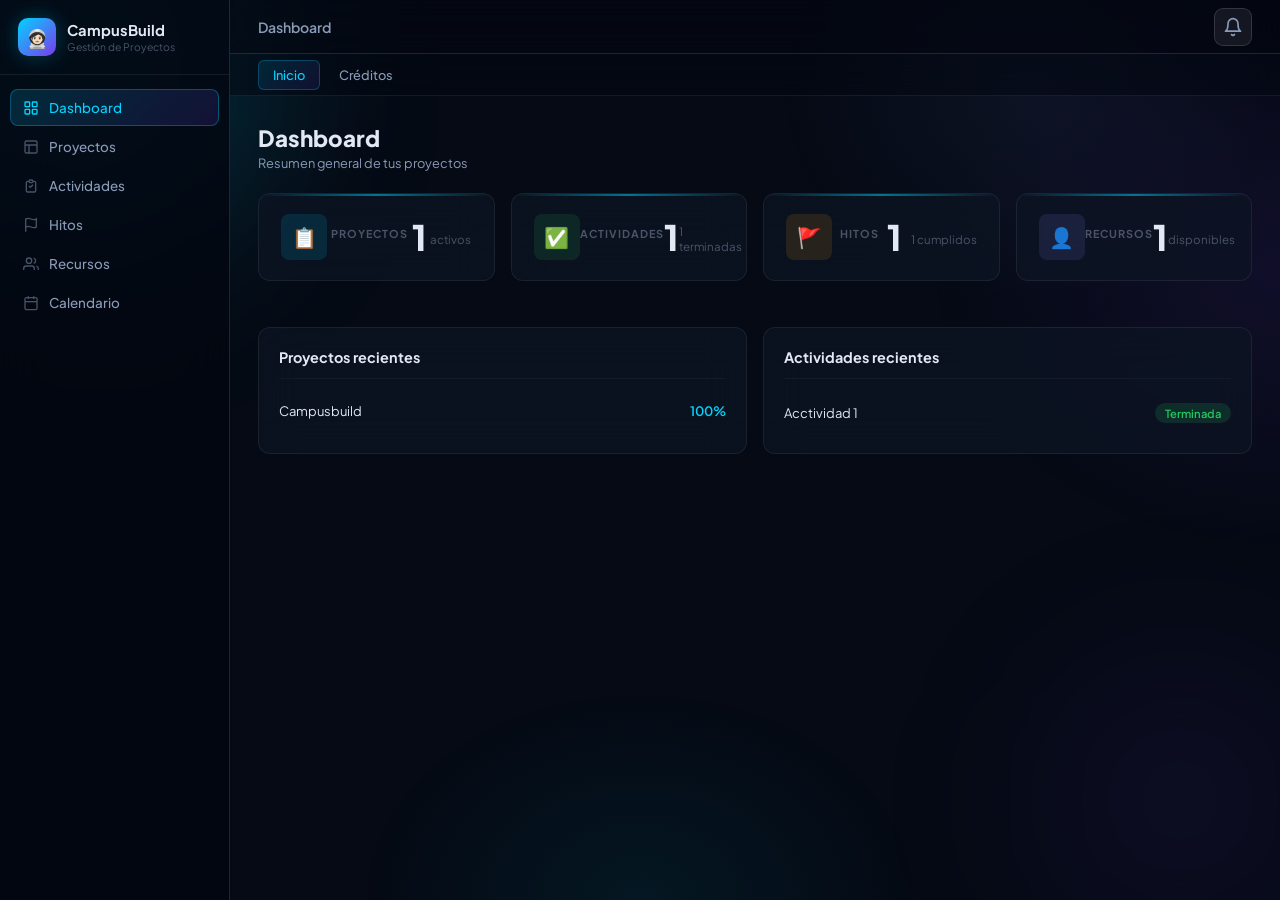
<file: html/index (2).html>
<!DOCTYPE html>
<!-- Declara que el documento usa el estándar HTML5 -->
<html lang="es">
<!-- lang="es" indica el idioma español, útil para lectores de pantalla y SEO -->

<head>
  <!-- La sección <head> contiene metadatos, estilos y la fuente, no contenido visible -->

  <meta charset="UTF-8">
  <!-- UTF-8 permite mostrar caracteres especiales del español como á, é, ñ, etc. -->

  <meta name="viewport" content="width=device-width, initial-scale=1.0">
  <!-- Hace que la página se adapte al ancho del dispositivo móvil (base del responsive) -->

  <link rel="shortcut icon" href="../img/icono_redondo.png" type="image/x-icon">
  <!-- Define el ícono pequeño que aparece en la pestaña del navegador (favicon) -->

  <title>CampusBuild — Gestión de Proyectos</title>
  <!-- Título visible en la pestaña del navegador y en resultados de búsqueda -->

  <link href="https://fonts.googleapis.com/css2?family=Plus+Jakarta+Sans:ital,wght@0,400;0,500;0,600;0,700;0,800;1,400&display=swap" rel="stylesheet">
  <!-- Importa la fuente Plus Jakarta Sans desde Google Fonts con todos los pesos necesarios -->

  <!-- ── Hojas de estilo de la aplicación (orden importa: las últimas sobreescriben las anteriores) ── -->

  <link rel="stylesheet" href="../css/style1.css">
  <!-- Variables globales, reset, layout, sidebar, topbar, botones, badges, tabla y responsive -->

  <link rel="stylesheet" href="../css/dashboard.css">
  <!-- Estilos específicos del Dashboard: stat cards y la fila de dos columnas -->

  <link rel="stylesheet" href="../css/components.css">
  <!-- Estilos de tarjetas de proyectos, filas de actividades e ítems de hitos -->

  <link rel="stylesheet" href="../css/calendar.css">
  <!-- Estilos del calendario mensual: grid, celdas, eventos coloreados y leyenda -->

  <link rel="stylesheet" href="../css/modals.css">
  <!-- Estilos de los modales, formularios, notificaciones toast y diálogo de confirmación -->

</head>

<body>
<!-- El <body> contiene todo el contenido visible de la aplicación -->


<!-- ═══════════════════════════════════════════════════════
     SIDEBAR — Barra de navegación lateral izquierda
     Panel fijo que no se mueve al hacer scroll.
     Contiene el logo de la app y los links de navegación.
     En móvil está oculto y se activa con el botón hamburguesa.
═══════════════════════════════════════════════════════ -->
<div class="sidebar" id="sidebar">
<!-- id="sidebar" permite que JS lo muestre u oculte añadiendo/quitando clases -->

  <!-- Logo: icono emoji + nombre de la app + subtítulo -->
  <div class="sidebar-logo">

    <div class="logo-icon">🧑🏻‍🚀</div>
    <!-- Emoji que actúa como ícono visual del logo con gradiente de fondo (definido en CSS) -->

    <div>
      <!-- Contenedor del texto del logo -->

      <div class="logo-name">CampusBuild</div>
      <!-- Nombre principal de la aplicación en negrita -->

      <div class="logo-sub">Gestión de Proyectos</div>
      <!-- Subtítulo descriptivo del propósito de la app -->

    </div>
  </div>
  <!-- Fin del logo -->

  <!-- Lista de ítems de navegación -->
  <nav class="nav">
  <!-- <nav> indica semánticamente que este bloque es una zona de navegación -->

    <!-- ÍTEM: Dashboard -->
    <div class="nav-item" onclick="navigate('dashboard'); closeSidebar()">
    <!-- onclick llama a navigate() para cambiar de página y closeSidebar() para cerrar el menú en móvil -->

      <!-- Icono SVG de cuadrícula 2x2 que representa el Dashboard -->
      <svg fill="none" viewBox="0 0 24 24" stroke="currentColor" stroke-width="2">
        <rect x="3" y="3" width="7" height="7" rx="1"/>
        <rect x="14" y="3" width="7" height="7" rx="1"/>
        <rect x="3" y="14" width="7" height="7" rx="1"/>
        <rect x="14" y="14" width="7" height="7" rx="1"/>
      </svg>
      Dashboard
    </div>

    <!-- ÍTEM: Proyectos -->
    <div class="nav-item" onclick="navigate('proyectos'); closeSidebar()">

      <!-- Icono SVG de tabla/cuadrícula que representa la sección de proyectos -->
      <svg fill="none" viewBox="0 0 24 24" stroke="currentColor" stroke-width="2">
        <rect x="3" y="3" width="18" height="18" rx="2"/>
        <path d="M3 9h18M9 21V9"/>
      </svg>
      Proyectos
    </div>

    <!-- ÍTEM: Actividades -->
    <div class="nav-item" onclick="navigate('actividades'); closeSidebar()">

      <!-- Icono SVG de lista con check que representa las actividades/tareas -->
      <svg fill="none" viewBox="0 0 24 24" stroke="currentColor" stroke-width="2">
        <path d="M9 5H7a2 2 0 00-2 2v12a2 2 0 002 2h10a2 2 0 002-2V7a2 2 0 00-2-2h-2M9 5a2 2 0 002 2h2a2 2 0 002-2M9 5a2 2 0 012-2h2a2 2 0 012 2"/>
        <path d="M9 12l2 2 4-4"/>
      </svg>
      Actividades
    </div>

    <!-- ÍTEM: Hitos -->
    <div class="nav-item" onclick="navigate('hitos'); closeSidebar()">

      <!-- Icono SVG de banderín que representa los hitos del proyecto -->
      <svg fill="none" viewBox="0 0 24 24" stroke="currentColor" stroke-width="2">
        <path d="M4 15s1-1 4-1 5 2 8 2 4-1 4-1V3s-1 1-4 1-5-2-8-2-4 1-4 1z"/>
        <line x1="4" y1="22" x2="4" y2="15"/>
      </svg>
      Hitos
    </div>

    <!-- ÍTEM: Recursos Humanos -->
    <div class="nav-item" onclick="navigate('recursos'); closeSidebar()">

      <!-- Icono SVG de personas que representa los recursos humanos -->
      <svg fill="none" viewBox="0 0 24 24" stroke="currentColor" stroke-width="2">
        <path d="M17 21v-2a4 4 0 00-4-4H5a4 4 0 00-4 4v2"/>
        <circle cx="9" cy="7" r="4"/>
        <path d="M23 21v-2a4 4 0 00-3-3.87"/>
        <path d="M16 3.13a4 4 0 010 7.75"/>
      </svg>
      Recursos
    </div>

    <!-- ÍTEM: Calendario -->
    <div class="nav-item" onclick="navigate('calendario'); closeSidebar()">

      <!-- Icono SVG de calendario mensual -->
      <svg fill="none" viewBox="0 0 24 24" stroke="currentColor" stroke-width="2">
        <rect x="3" y="4" width="18" height="18" rx="2"/>
        <line x1="16" y1="2" x2="16" y2="6"/>
        <line x1="8" y1="2" x2="8" y2="6"/>
        <line x1="3" y1="10" x2="21" y2="10"/>
      </svg>
      Calendario
    </div>

  </nav>
  <!-- Fin de la navegación -->

</div>
<!-- Fin del sidebar -->


<!-- ─── OVERLAY DEL SIDEBAR (solo móvil) ───────────────────
     Capa oscura semitransparente que aparece detrás del sidebar
     cuando está abierto en móvil. Al hacer clic, llama a closeSidebar().
     JS añade/quita la clase 'active' para mostrarlo u ocultarlo.
─────────────────────────────────────────────────────────── -->
<div class="sidebar-overlay" id="sidebar-overlay" onclick="closeSidebar()"></div>
<!-- onclick en el overlay cierra el sidebar al hacer clic fuera de él -->


<!-- ═══════════════════════════════════════════════════════
     MAIN — Área de contenido principal
     Se ubica a la derecha del sidebar gracias a margin-left.
     Contiene el topbar, la nav secundaria y las páginas.
═══════════════════════════════════════════════════════ -->
<div class="main">

  <!-- TOPBAR: barra superior pegada al tope con el nombre de la página actual -->
  <div class="topbar" id="topbar">

    <!-- Botón hamburguesa: solo visible en móvil (display:none en desktop via CSS) -->
    <button class="hamburger-btn" id="hamburger-btn" onclick="toggleSidebar()" aria-label="Abrir menú">
    <!-- aria-label da contexto al botón para lectores de pantalla (accesibilidad) -->

      <!-- Icono SVG de tres líneas horizontales (símbolo universal de menú) -->
      <svg fill="none" viewBox="0 0 24 24" stroke="currentColor" stroke-width="2">
        <line x1="3" y1="6" x2="21" y2="6"/>
        <line x1="3" y1="12" x2="21" y2="12"/>
        <line x1="3" y1="18" x2="21" y2="18"/>
      </svg>
    </button>

    <span id="topbar-title">Dashboard</span>
    <!-- Texto dinámico: JS lo actualiza con el nombre de la página activa al navegar -->

  </div>
  <!-- Fin del topbar -->

  <!-- NAV SECUNDARIA: links de navegación general del sitio (Inicio / Créditos) -->
  <div class="secondary-nav">
    <nav class="nav-links">
    <!-- <nav> semántico para la barra de links del sitio -->

      <a href="../index.html" class="nav-link active">Inicio</a>
      <!-- Link a la página principal del sitio; clase 'active' resalta el link actual -->

      <a href="../html/creditos.html" class="nav-link">Créditos</a>
      <!-- Link a la página de créditos del proyecto -->

    </nav>
  </div>
  <!-- Fin de la nav secundaria -->


  <!-- ─── CONTENEDOR DE PÁGINAS ───────────────────────────
       Solo la página con clase 'active' es visible.
       JS añade/quita 'active' al navegar entre secciones.
  ─────────────────────────────────────────────────────── -->
  <div class="content">


    <!-- ════════════════════════════════
         PÁGINA: DASHBOARD
         Vista de resumen general de la app.
         Muestra stat cards y listas de elementos recientes.
    ════════════════════════════════ -->
    <div class="page active" id="page-dashboard">
    <!-- id="page-dashboard" permite que navigate('dashboard') la active -->
    <!-- 'active' inicial hace que se muestre al cargar la app -->

      <!-- Encabezado de la página: título y subtítulo -->
      <div class="page-header">
        <div>
          <div class="page-title">Dashboard</div>
          <!-- Título principal de la sección -->

          <div class="page-subtitle">Resumen general de tus proyectos</div>
          <!-- Descripción breve de qué contiene la sección -->
        </div>
      </div>

      <!-- Grid de 4 tarjetas de estadísticas: JS inyecta el HTML con los conteos -->
      <div class="stats-grid" id="stats-grid"></div>
      <!-- id="stats-grid" es el target donde dashboard.js renderiza las 4 stat cards -->

      <!-- Fila de dos columnas: proyectos recientes y actividades recientes -->
      <div class="dash-row">

        <!-- Tarjeta de proyectos recientes -->
        <div class="dash-card">
          <div class="dash-card-title">Proyectos recientes</div>
          <!-- Título de la tarjeta de proyectos recientes -->

          <div id="dash-projects"></div>
          <!-- Contenedor donde dashboard.js inyecta la lista de los 5 proyectos más recientes -->
        </div>

        <!-- Tarjeta de actividades recientes -->
        <div class="dash-card">
          <div class="dash-card-title">Actividades recientes</div>
          <!-- Título de la tarjeta de actividades recientes -->

          <div id="dash-activities"></div>
          <!-- Contenedor donde dashboard.js inyecta las últimas 5 actividades -->
        </div>

      </div>
      <!-- Fin de dash-row -->

    </div>
    <!-- Fin de la página Dashboard -->


    <!-- ════════════════════════════════
         PÁGINA: PROYECTOS
         Grid de tarjetas de proyectos con CRUD.
    ════════════════════════════════ -->
    <div class="page" id="page-proyectos">

      <div class="page-header">
        <div>
          <div class="page-title">Proyectos</div>
          <div class="page-subtitle">Gestiona tus proyectos de construcción</div>
        </div>

        <!-- Botón que abre el modal de creación de proyecto nuevo -->
        <button class="btn-primary" onclick="openNewProyecto()">
          <!-- Icono de más (+) indicando acción de crear -->
          <svg fill="none" viewBox="0 0 24 24" stroke="currentColor" stroke-width="2.5">
            <line x1="12" y1="5" x2="12" y2="19"/><line x1="5" y1="12" x2="19" y2="12"/>
          </svg>
          Nuevo Proyecto
        </button>
      </div>

      <!-- Grid de tarjetas de proyectos: JS inyecta una tarjeta por cada proyecto del store -->
      <div class="projects-grid" id="projects-list"></div>

    </div>
    <!-- Fin de la página Proyectos -->


    <!-- ════════════════════════════════
         PÁGINA: ACTIVIDADES
         Lista filtrable de actividades con CRUD.
    ════════════════════════════════ -->
    <div class="page" id="page-actividades">

      <div class="page-header">
        <div>
          <div class="page-title">Actividades</div>
          <div class="page-subtitle">Tareas asignadas a cada proyecto</div>
        </div>

        <!-- Botón que abre el modal de creación de actividad nueva -->
        <button class="btn-primary" onclick="openNewActividad()">
          <svg fill="none" viewBox="0 0 24 24" stroke="currentColor" stroke-width="2.5">
            <line x1="12" y1="5" x2="12" y2="19"/><line x1="5" y1="12" x2="19" y2="12"/>
          </svg>
          Nueva Actividad
        </button>
      </div>

      <!-- Fila de filtros: por proyecto y por estado de la actividad -->
      <div class="filter-row">

        <span class="filter-label">Filtrar por proyecto:</span>
        <!-- Etiqueta descriptiva del primer filtro -->

        <select class="filter-select" id="act-filter" onchange="renderActividades()">
        <!-- onchange vuelve a renderizar la lista cada vez que se cambia el filtro -->
          <option value="">Todos</option>
          <!-- Las demás opciones se inyectan dinámicamente por populateSelects() en JS -->
        </select>

        <span class="filter-label" style="margin-left:8px">Estado:</span>
        <!-- Etiqueta del segundo filtro con pequeño margen izquierdo para separarlo -->

        <select class="filter-select" id="act-filter-status" onchange="renderActividades()">
        <!-- onchange igual que el anterior: re-renderiza al cambiar el filtro -->
          <option value="">Todos</option>
          <option>Pendiente</option>
          <option>En Proceso</option>
          <option>Terminada</option>
          <!-- Opciones estáticas porque los estados son fijos en la app -->
        </select>

      </div>
      <!-- Fin de la fila de filtros -->

      <!-- Lista de actividades: JS inyecta una fila por cada actividad filtrada -->
      <div id="activities-list"></div>

    </div>
    <!-- Fin de la página Actividades -->


    <!-- ════════════════════════════════
         PÁGINA: HITOS
         Lista de hitos del proyecto con CRUD.
    ════════════════════════════════ -->
    <div class="page" id="page-hitos">

      <div class="page-header">
        <div>
          <div class="page-title">Hitos</div>
          <div class="page-subtitle">Puntos clave de progreso del proyecto</div>
        </div>

        <!-- Botón que abre el modal de creación de hito nuevo -->
        <button class="btn-primary" onclick="openNewHito()">
          <svg fill="none" viewBox="0 0 24 24" stroke="currentColor" stroke-width="2.5">
            <line x1="12" y1="5" x2="12" y2="19"/><line x1="5" y1="12" x2="19" y2="12"/>
          </svg>
          Nuevo Hito
        </button>
      </div>

      <!-- Lista de hitos: JS inyecta una fila por cada hito del store -->
      <div id="milestones-list"></div>

    </div>
    <!-- Fin de la página Hitos -->


    <!-- ════════════════════════════════
         PÁGINA: RECURSOS HUMANOS
         Tabla del personal disponible con CRUD.
    ════════════════════════════════ -->
    <div class="page" id="page-recursos">

      <div class="page-header">
        <div>
          <div class="page-title">Recursos Humanos</div>
          <div class="page-subtitle">Personal disponible para asignar a proyectos</div>
        </div>

        <!-- Botón que abre el modal de creación de recurso nuevo -->
        <button class="btn-primary" onclick="openNewRecurso()">
          <svg fill="none" viewBox="0 0 24 24" stroke="currentColor" stroke-width="2.5">
            <line x1="12" y1="5" x2="12" y2="19"/><line x1="5" y1="12" x2="19" y2="12"/>
          </svg>
          Nuevo Recurso
        </button>
      </div>

      <!-- Contenedor de la tabla: tiene su propio scroll horizontal para no afectar la página -->
      <div class="table-wrap">
        <table>
          <thead>
            <!-- Encabezado de la tabla con las columnas de datos del recurso -->
            <tr>
              <th>ID</th>         <!-- Cédula del recurso -->
              <th>Nombre</th>     <!-- Nombre completo -->
              <th>Rol</th>        <!-- Cargo o rol laboral -->
              <th>ARL</th>        <!-- Administradora de Riesgos Laborales -->
              <th>Salario</th>    <!-- Salario mensual -->
              <th style="width:80px"></th>
              <!-- Columna vacía para los botones de editar/eliminar; ancho fijo para no variar -->
            </tr>
          </thead>
          <tbody id="resources-table"></tbody>
          <!-- JS inyecta aquí una fila <tr> por cada recurso del store -->
        </table>
      </div>
      <!-- Fin del table-wrap -->

    </div>
    <!-- Fin de la página Recursos -->


    <!-- ════════════════════════════════
         PÁGINA: CALENDARIO
         Vista mensual de actividades en un grid de 7 columnas.
    ════════════════════════════════ -->
    <div class="page" id="page-calendario">

      <div class="page-header">
        <div>
          <div class="page-title">Calendario</div>
          <div class="page-subtitle">Cronograma visual de actividades</div>
        </div>

        <!-- Filtro de proyecto en el encabezado del calendario -->
        <div class="cal-filter">
          <span>Proyecto:</span>
          <!-- Etiqueta del filtro de proyecto del calendario -->

          <select id="cal-project-filter" onchange="renderCalendar()">
          <!-- onchange re-renderiza el calendario cada vez que se cambia el proyecto filtrado -->
            <option value="">Todos</option>
            <!-- Las opciones de proyectos se añaden dinámicamente por populateSelects() -->
          </select>
        </div>
      </div>
      <!-- Fin del encabezado del calendario -->

      <!-- Controles de navegación entre meses -->
      <div class="cal-header">

        <!-- Botón para ir al mes anterior -->
        <button class="cal-nav-btn" onclick="changeMonth(-1)">
        <!-- -1 indica retroceder un mes en la función de calendario -->
          <svg fill="none" viewBox="0 0 24 24" stroke="currentColor" stroke-width="2.5">
            <polyline points="15 18 9 12 15 6"/>
            <!-- Flecha apuntando a la izquierda -->
          </svg>
        </button>

        <div class="cal-month" id="cal-month-label">Abril 2026</div>
        <!-- Texto del mes y año actual; JS lo actualiza al navegar entre meses -->

        <!-- Botón para ir al mes siguiente -->
        <button class="cal-nav-btn" onclick="changeMonth(1)">
        <!-- +1 indica avanzar un mes -->
          <svg fill="none" viewBox="0 0 24 24" stroke="currentColor" stroke-width="2.5">
            <polyline points="9 18 15 12 9 6"/>
            <!-- Flecha apuntando a la derecha -->
          </svg>
        </button>

      </div>
      <!-- Fin de los controles de navegación -->

      <!-- Leyenda de colores: explica qué color corresponde a cada estado -->
      <div class="cal-legend">

        <div class="cal-legend-item">
          <div class="cal-dot" style="background:var(--yellow)"></div>
          <!-- Punto amarillo para estado Pendiente -->
          Pendiente
        </div>

        <div class="cal-legend-item">
          <div class="cal-dot" style="background:var(--blue)"></div>
          <!-- Punto azul para estado En Proceso -->
          En Proceso
        </div>

        <div class="cal-legend-item">
          <div class="cal-dot" style="background:var(--green)"></div>
          <!-- Punto verde para estado Terminada -->
          Terminada
        </div>

      </div>
      <!-- Fin de la leyenda -->

      <!-- Grid principal del calendario con glassmorphism -->
      <div class="cal-grid">

        <!-- Fila fija de nombres de días de la semana -->
        <div class="cal-weekdays">
          <div class="cal-weekday">Dom</div>
          <div class="cal-weekday">Lun</div>
          <div class="cal-weekday">Mar</div>
          <div class="cal-weekday">Mié</div>
          <div class="cal-weekday">Jue</div>
          <div class="cal-weekday">Vie</div>
          <div class="cal-weekday">Sáb</div>
          <!-- Los 7 días de la semana como encabezado del grid -->
        </div>

        <!-- Celdas de días: JS genera dinámicamente una celda por cada día del mes -->
        <div class="cal-days" id="cal-days"></div>
        <!-- calendario.js inyecta aquí las celdas con los eventos de cada día -->

      </div>
      <!-- Fin del cal-grid -->

    </div>
    <!-- Fin de la página Calendario -->


  </div>
  <!-- Fin del contenedor de páginas (.content) -->

</div>
<!-- Fin del área principal (.main) -->


<!-- ═══════════════════════════════════════════════════════
     TOAST CONTAINER
     Contenedor fijo en la esquina superior derecha donde
     aparecen las notificaciones flotantes temporales.
     JS añade elementos <div class="toast"> aquí.
═══════════════════════════════════════════════════════ -->
<div class="toast-container" id="toast-container"></div>


<!-- ═══════════════════════════════════════════════════════
     MODALES — Ventanas de diálogo superpuestas
     Cada modal tiene un overlay oscuro (modal-overlay) que
     cubre toda la pantalla y un cuadro central (modal).
     JS añade la clase 'open' al overlay para mostrarlos.
═══════════════════════════════════════════════════════ -->


<!-- ─────────────────────────────────────────────────────
     MODAL: Crear / Editar Proyecto
     Formulario con nombre, descripción y fechas.
     Validación: fecha fin ≥ fecha inicio (via validaciones.js y proyectos.js)
───────────────────────────────────────────────────── -->
<div class="modal-overlay" id="modal-proyecto">
<!-- id="modal-proyecto" permite abrirlo con openModal('modal-proyecto') -->

  <div class="modal">
  <!-- Cuadro central del modal con glassmorphism y animación de entrada -->

    <!-- Encabezado del modal: título dinámico + botón de cierre -->
    <div class="modal-header">
      <div class="modal-title" id="modal-proyecto-title">Nuevo Proyecto</div>
      <!-- JS cambia el texto entre "Nuevo Proyecto" y "Editar Proyecto" según el modo -->

      <button class="modal-close" onclick="closeModal('modal-proyecto')">✕</button>
      <!-- Botón X que cierra el modal quitando la clase 'open' -->
    </div>

    <!-- Campo: nombre del proyecto (obligatorio) -->
    <div class="form-group">
      <label class="form-label required">Nombre</label>
      <!-- 'required' añade un asterisco rojo vía CSS ::after -->

      <input type="text" class="form-input" id="p-nombre" placeholder="Nombre del proyecto" maxlength="80">
      <!-- maxlength="80" limita la longitud para evitar nombres demasiado largos -->
    </div>

    <!-- Campo: descripción del proyecto (opcional) -->
    <div class="form-group">
      <label class="form-label">Descripción</label>
      <textarea class="form-textarea" id="p-desc" placeholder="Descripción del proyecto" maxlength="300"></textarea>
      <!-- textarea permite texto multilínea; maxlength="300" limita la descripción -->
    </div>

    <!-- Fila con dos columnas: fecha inicio y fecha fin -->
    <div class="form-row">

      <!-- Campo: fecha de inicio (obligatorio) -->
      <div class="form-group">
        <label class="form-label required">Fecha Inicio</label>
        <input type="date" class="form-input" id="p-inicio" onchange="actualizarMinFechaFin()">
        <!-- onchange llama a actualizarMinFechaFin() en validaciones.js para sincronizar el mínimo de la fecha fin -->
      </div>

      <!-- Campo: fecha de fin (obligatorio, debe ser ≥ fecha inicio) -->
      <div class="form-group">
        <label class="form-label required">Fecha Fin</label>
        <input type="date" class="form-input" id="p-fin">
        <!-- El atributo min se asigna dinámicamente por JS al cambiar la fecha de inicio -->

        <small class="field-hint" id="p-fin-hint">La fecha fin no puede ser anterior a la fecha de inicio.</small>
        <!-- Mensaje de advertencia oculto por defecto; JS lo muestra si la fecha es inválida -->
      </div>

    </div>
    <!-- Fin de la fila de fechas -->

    <!-- Campo oculto: almacena el ID del proyecto al editar (vacío al crear) -->
    <input type="hidden" id="p-edit-id">
    <!-- Si tiene valor, saveProyecto() sabe que debe actualizar en vez de crear -->

    <!-- Botón de submit: JS cambia su texto entre "Crear Proyecto" y "Guardar Cambios" -->
    <button class="btn-submit" id="btn-save-proyecto" onclick="saveProyecto()">Crear Proyecto</button>

  </div>
</div>
<!-- Fin del modal de proyecto -->


<!-- ─────────────────────────────────────────────────────
     MODAL: Crear / Editar Actividad
     Formulario con nombre, proyecto, responsable, fecha,
     duración y estado.
     Validación: no se puede crear con estado "Terminada".
───────────────────────────────────────────────────── -->
<div class="modal-overlay" id="modal-actividad">

  <div class="modal">

    <div class="modal-header">
      <div class="modal-title" id="modal-actividad-title">Nueva Actividad</div>
      <!-- JS alterna entre "Nueva Actividad" y "Editar Actividad" -->

      <button class="modal-close" onclick="closeModal('modal-actividad')">✕</button>
    </div>

    <!-- Campo: nombre de la actividad (obligatorio) -->
    <div class="form-group">
      <label class="form-label required">Nombre</label>
      <input type="text" class="form-input" id="a-nombre" placeholder="Nombre de la actividad" maxlength="80">
    </div>

    <!-- Campo: proyecto al que pertenece (obligatorio, select poblado por JS) -->
    <div class="form-group">
      <label class="form-label required">Proyecto</label>
      <select class="form-select" id="a-proyecto">
        <option value="">Seleccionar proyecto</option>
        <!-- Las opciones de proyectos se añaden dinámicamente por populateSelects() -->
      </select>
    </div>

    <!-- Campo: responsable de la actividad (opcional, select poblado por JS) -->
    <div class="form-group">
      <label class="form-label">Responsable</label>
      <select class="form-select" id="a-responsable">
        <option value="">Seleccionar recurso</option>
        <!-- Las opciones de recursos se añaden dinámicamente por populateSelects() -->
      </select>
    </div>

    <!-- Fila con dos columnas: fecha inicio y duración -->
    <div class="form-row">

      <!-- Campo: fecha de inicio de la actividad (obligatorio) -->
      <div class="form-group">
        <label class="form-label required">Fecha Inicio</label>
        <input type="date" class="form-input" id="a-inicio">
      </div>

      <!-- Campo: duración en días (mínimo 1) -->
      <div class="form-group">
        <label class="form-label">Duración (días)</label>
        <input type="number" class="form-input" id="a-duracion" value="1" min="1" max="365">
        <!-- min="1" impide valores de 0 o negativos; max="365" como límite razonable -->
      </div>

    </div>

    <!-- Campo: estado de la actividad -->
    <div class="form-group">
      <label class="form-label">Estado</label>
      <select class="form-select" id="a-estado">
        <option>Pendiente</option>
        <option>En Proceso</option>
        <option>Terminada</option>
        <!-- "Terminada" está disponible pero validaciones.js y actividades.js la bloquean al crear -->
      </select>

      <!-- Mensaje de advertencia cuando se intenta crear como "Terminada" -->
      <small class="field-hint" id="a-estado-hint" style="display:none">
        ⚠️ No puedes crear una actividad directamente como "Terminada". Inicia con Pendiente o En Proceso.
      </small>
      <!-- display:none inline para asegurar que esté oculto aunque el CSS no cargue -->
    </div>

    <!-- Campo oculto: almacena el ID de la actividad al editar -->
    <input type="hidden" id="a-edit-id">

    <!-- Botón de submit: JS alterna su texto entre crear y editar -->
    <button class="btn-submit" id="btn-save-actividad" onclick="saveActividad()">Crear Actividad</button>

  </div>
</div>
<!-- Fin del modal de actividad -->


<!-- ─────────────────────────────────────────────────────
     MODAL: Crear / Editar Hito
     Formulario con nombre, descripción, proyecto y estado.
───────────────────────────────────────────────────── -->
<div class="modal-overlay" id="modal-hito">

  <div class="modal">

    <div class="modal-header">
      <div class="modal-title" id="modal-hito-title">Nuevo Hito</div>
      <button class="modal-close" onclick="closeModal('modal-hito')">✕</button>
    </div>

    <!-- Campo: nombre del hito (obligatorio) -->
    <div class="form-group">
      <label class="form-label required">Nombre</label>
      <input type="text" class="form-input" id="h-nombre" placeholder="Nombre del hito" maxlength="80">
    </div>

    <!-- Campo: descripción del hito (opcional) -->
    <div class="form-group">
      <label class="form-label">Descripción</label>
      <textarea class="form-textarea" id="h-desc" placeholder="Descripción del hito" maxlength="300"></textarea>
    </div>

    <!-- Campo: proyecto al que pertenece el hito (obligatorio) -->
    <div class="form-group">
      <label class="form-label required">Proyecto</label>
      <select class="form-select" id="h-proyecto">
        <option value="">Seleccionar proyecto</option>
        <!-- Opciones inyectadas por populateSelects() -->
      </select>
    </div>

    <!-- Campo: estado del hito (Pendiente o Cumplido) -->
    <div class="form-group">
      <label class="form-label">Estado</label>
      <select class="form-select" id="h-estado">
        <option>Pendiente</option>
        <option>Cumplido</option>
        <!-- Solo dos estados posibles para hitos, a diferencia de actividades -->
      </select>
    </div>

    <!-- Campo oculto: almacena el ID del hito al editar -->
    <input type="hidden" id="h-edit-id">

    <button class="btn-submit" id="btn-save-hito" onclick="saveHito()">Crear Hito</button>

  </div>
</div>
<!-- Fin del modal de hito -->


<!-- ─────────────────────────────────────────────────────
     MODAL: Crear / Editar Recurso Humano
     Formulario con todos los datos del personal.
     Validación: fecha de nacimiento máximo 31-dic-2010.
───────────────────────────────────────────────────── -->
<div class="modal-overlay" id="modal-recurso">

  <div class="modal">

    <div class="modal-header">
      <div class="modal-title" id="modal-recurso-title">Nuevo Recurso</div>
      <button class="modal-close" onclick="closeModal('modal-recurso')">✕</button>
    </div>

    <!-- Fila: identificación y nombre completo -->
    <div class="form-row">

      <!-- Campo: ID / cédula del recurso (obligatorio, editable solo al crear) -->
      <div class="form-group">
        <label class="form-label required">Identificación</label>
        <input type="text" class="form-input" id="r-id" placeholder="Número de ID" maxlength="15">
        <!-- JS pone readOnly=true al editar para que la cédula no cambie -->
      </div>

      <!-- Campo: nombre completo (obligatorio) -->
      <div class="form-group">
        <label class="form-label required">Nombre completo</label>
        <input type="text" class="form-input" id="r-nombre" placeholder="Nombre completo" maxlength="80">
      </div>

    </div>

    <!-- Fila: fecha de nacimiento y tipo de sangre -->
    <div class="form-row">

      <!-- Campo: fecha de nacimiento (máximo 2010, validado por validaciones.js y recursos.js) -->
      <div class="form-group">
        <label class="form-label">Fecha de Nacimiento</label>
        <input type="date" class="form-input" id="r-nacimiento" onchange="validarNacimiento()">
        <!-- onchange llama a validarNacimiento() en validaciones.js para validar el año en tiempo real -->
        <!-- Los atributos max y min se asignan dinámicamente por JS al abrir el modal -->

        <small class="field-hint" id="r-nac-hint">Solo se permiten personas nacidas hasta el año 2008.</small>
        <!-- Hint que JS muestra si el usuario intenta ingresar una fecha posterior a 2010 -->
      </div>

      <!-- Campo: tipo de sangre (select con las 8 opciones posibles) -->
      <div class="form-group">
        <label class="form-label">Tipo de Sangre</label>
        <select class="form-select" id="r-sangre">
          <option value="">Seleccionar</option>
          <option>A+</option><option>A-</option>
          <option>B+</option><option>B-</option>
          <option>AB+</option><option>AB-</option>
          <option>O+</option><option>O-</option>
          <!-- Los 8 tipos de sangre del sistema ABO + Rh -->
        </select>
      </div>

    </div>

    <!-- Fila: ARL y género -->
    <div class="form-row">

      <!-- Campo: nombre de la ARL (opcional, texto libre) -->
      <div class="form-group">
        <label class="form-label">ARL</label>
        <input type="text" class="form-input" id="r-arl" placeholder="Ej: SURA" maxlength="40">
      </div>

      <!-- Campo: género (select con tres opciones) -->
      <div class="form-group">
        <label class="form-label">Género</label>
        <select class="form-select" id="r-genero">
          <option value="">Seleccionar</option>
          <option>Masculino</option>
          <option>Femenino</option>
          <option>Otro</option>
        </select>
      </div>

    </div>

    <!-- Fila: salario y rol laboral -->
    <div class="form-row">

      <!-- Campo: salario mensual (número, mínimo 0) -->
      <div class="form-group">
        <label class="form-label">Salario</label>
        <input type="number" class="form-input" id="r-salario" value="0" min="0">
        <!-- min="0" impide salarios negativos -->
      </div>

      <!-- Campo: rol laboral (obligatorio, select con los roles disponibles) -->
      <div class="form-group">
        <label class="form-label required">Rol</label>
        <select class="form-select" id="r-rol">
          <option value="">Seleccionar</option>
          <option>Ingeniero</option>
          <option>Arquitecto</option>
          <option>Obrero</option>
          <option>Supervisor</option>
          <option>Administrador</option>
          <option>Diseñador</option>
          <option>Técnico</option>
        </select>
      </div>

    </div>

    <!-- Campo oculto: almacena el ID del recurso al editar -->
    <input type="hidden" id="r-edit-id">

    <button class="btn-submit" id="btn-save-recurso" onclick="saveRecurso()">Crear Recurso</button>

  </div>
</div>
<!-- Fin del modal de recurso -->


<!-- ─────────────────────────────────────────────────────
     MODAL: Confirmar Eliminación
     Diálogo pequeño que aparece al intentar eliminar
     cualquier elemento para pedir confirmación.
───────────────────────────────────────────────────── -->
<div class="modal-overlay" id="modal-confirm">

  <div class="modal confirm-modal">
  <!-- confirm-modal aplica un ancho más pequeño y text-align:center definidos en modals.css -->

    <div class="confirm-icon">🗑️</div>
    <!-- Emoji de basurero como indicador visual del peligro de la acción -->

    <div class="confirm-title">¿Eliminar este elemento?</div>
    <!-- Título fijo del diálogo de confirmación -->

    <div class="confirm-msg" id="confirm-msg">Esta acción no se puede deshacer.</div>
    <!-- Mensaje dinámico: JS actualiza el texto según qué se está eliminando -->

    <!-- Fila de botones: Cancelar a la izquierda, Eliminar a la derecha -->
    <div class="confirm-btns">

      <button class="btn-cancel" onclick="closeModal('modal-confirm')">Cancelar</button>
      <!-- Cancelar cierra el modal sin hacer nada -->

      <button class="btn-danger" id="confirm-ok-btn">Eliminar</button>
      <!-- El onclick de este botón lo asigna confirmDelete() en ui.js dinámicamente -->

    </div>

  </div>
</div>
<!-- Fin del modal de confirmación -->


<!-- ═══════════════════════════════════════════════════════
     SCRIPTS — El orden de carga es crítico
     store.js debe ir primero porque todos los demás dependen
     de sus variables y funciones globales.
     main.js va al último porque inicializa todo lo anterior.
═══════════════════════════════════════════════════════ -->

<script src="../js/store.js"></script>
<!-- Datos globales del store, funciones utilitarias (estadoBadge, resetForm, animateCard) y populateSelects -->

<script src="../js/ui.js"></script>
<!-- Navegación entre páginas, apertura/cierre de modales, toasts y diálogo de confirmación -->

<script src="../js/dashboard.js"></script>
<!-- Función renderDashboard: stat cards y listas de proyectos/actividades recientes -->

<script src="../js/proyectos.js"></script>
<!-- CRUD de proyectos con validación de fechas (fecha fin ≥ fecha inicio) -->

<script src="../js/actividades.js"></script>
<!-- CRUD de actividades con validación de estado al crear (no puede ser "Terminada") -->

<script src="../js/hitos.js"></script>
<!-- CRUD de hitos: renderHitos, openNewHito, saveHito, editHito, deleteHito -->

<script src="../js/recursos.js"></script>
<!-- CRUD de recursos con validación de fecha de nacimiento (máximo año 2010) -->

<script src="../js/calendario.js"></script>
<!-- Función renderCalendar: construye el grid mensual con los eventos de las actividades -->

<script src="../js/main.js"></script>
<!-- Inicialización: DOMContentLoaded, initModalOverlayClose, populateSelects y navigate('dashboard') -->

<script src="../js/validaciones.js"></script>
<!-- Funciones de validación de formularios y control del sidebar móvil (hamburger) -->
<!-- Carga al final para que todas las funciones de ui.js (como toast) ya estén disponibles -->
<script src="../js/notificaciones.js"></script>
</body>
</html>
</file>
<file: css/style1.css>
/* ═══════════════════════════════════════════
   CampusBuild — style1.css
   Contiene: variables globales, reset, fondo animado,
   layout principal, sidebar, topbar, botones, badges,
   progress bar, tabla, filtros y responsive.
   Diseño: glassmorphism oscuro con luces orb animadas.
═══════════════════════════════════════════ */

/* ══════════════════════════
   VARIABLES GLOBALES
   Define todos los colores, tamaños y sombras
   usados en toda la aplicación.
══════════════════════════ */
:root {
  /* ── Fondos principales (escala oscura azul-negra) ── */
  --bg:              #050a14;        /* Fondo base de la app, casi negro azulado */
  --bg-deep:         #030710;        /* Fondo más profundo para sidebar y topbar */
  --surface:         rgba(13,20,35,0.75);   /* Superficie de cards con transparencia */
  --surface2:        rgba(18,28,50,0.8);    /* Superficie secundaria, hover de inputs */
  --surface3:        rgba(25,38,65,0.85);   /* Superficie terciaria, hover de botones */

  /* ── Bordes con transparencia ── */
  --border:          rgba(255,255,255,0.07);   /* Borde sutil estándar */
  --border-lite:     rgba(255,255,255,0.04);   /* Borde muy sutil para separadores */
  --border2:         rgba(255,255,255,0.1);    /* Borde con más contraste */
  --border-accent:   rgba(0,212,255,0.2);      /* Borde con acento cian para elementos activos */

  /* ── Texto ── */
  --text:            #e2e8f4;        /* Texto principal, casi blanco */
  --text-dim:        #8a9bb8;        /* Texto secundario, gris azulado */
  --text-muted:      #4a5568;        /* Texto apagado, labels y metadatos */

  /* ── Acento principal: gradiente cian → violeta ── */
  --accent-1:        #00d4ff;        /* Cian brillante para elementos activos */
  --accent-2:        #7c3aed;        /* Violeta para el degradado del acento */
  --orange:          #00d4ff;        /* Mantiene compatibilidad con clases .btn-primary */
  --orange-hover:    #00b8e0;        /* Hover del acento principal */
  --orange-bg:       rgba(0,212,255,0.12);     /* Fondo translúcido del acento */
  --orange-border:   rgba(0,212,255,0.25);     /* Borde del acento */

  /* ── Colores de iconos en stat cards ── */
  --icon-orange-bg:  rgba(0,212,255,0.15);
  --icon-orange:     #00d4ff;
  --icon-blue-bg:    rgba(129,140,248,0.15);
  --icon-blue:       #818cf8;
  --icon-red-bg:     rgba(239,68,68,0.15);
  --icon-red:        #ef4444;
  --icon-teal-bg:    rgba(20,184,166,0.15);
  --icon-teal:       #14b8a6;

  /* ── Colores de estado (actividades, hitos) ── */
  --green:           #22c55e;
  --green-light:     rgba(34,197,94,0.15);
  --blue:            #60a5fa;
  --blue-light:      rgba(96,165,250,0.15);
  --yellow:          #f59e0b;
  --yellow-light:    rgba(245,158,11,0.15);
  --red:             #ef4444;
  --red-light:       rgba(239,68,68,0.15);

  /* ── Colores de badges (etiquetas de estado) ── */
  --badge-yellow:    #f59e0b;
  --badge-yellow-bg: rgba(245,158,11,0.15);
  --badge-blue:      #60a5fa;
  --badge-blue-bg:   rgba(96,165,250,0.15);
  --badge-green:     #22c55e;
  --badge-green-bg:  rgba(34,197,94,0.15);
  --badge-orange:    #f97316;
  --badge-orange-bg: rgba(249,115,22,0.15);

  /* ── Colores de barras de progreso ── */
  --bar-yellow:      #f59e0b;
  --bar-blue:        #60a5fa;
  --bar-green:       #22c55e;

  /* ── Medidas de layout ── */
  --sidebar-w:  230px;           /* Ancho fijo del sidebar izquierdo */
  --topbar-h:   54px;            /* Altura de la barra superior */
  --radius:     12px;            /* Radio de borde para cards principales */
  --radius-sm:  8px;             /* Radio de borde para elementos pequeños */

  /* ── Sombras ── */
  --shadow:     0 4px 24px rgba(0,0,0,0.5);
  --shadow-lg:  0 8px 40px rgba(0,0,0,0.7);
}

/* ══════════════════════════
   RESET GLOBAL
   Elimina márgenes/paddings por defecto del navegador
   y aplica box-sizing para un layout predecible.
══════════════════════════ */
*, *::before, *::after { margin:0; padding:0; box-sizing:border-box; }
html { scroll-behavior: smooth; }

/* ══════════════════════════
   BODY
   Fondo oscuro base, tipografía principal y layout flex.
══════════════════════════ */
body {
  font-family: 'Plus Jakarta Sans', system-ui, sans-serif;
  background: var(--bg);                /* Fondo oscuro azulado */
  color: var(--text);
  display: flex;
  min-height: 100vh;
  font-size: 14px;
  position: relative;
  overflow-x: hidden;
}

/* ══════════════════════════
   FONDO ANIMADO — LUCES ORB
   Crea el efecto de esferas de luz flotantes (orbs) que
   se mueven suavemente en el fondo de toda la app.
   Usa position:fixed para cubrir toda la pantalla.
══════════════════════════ */

/* Contenedor que abarca toda la pantalla detrás del contenido */
body::before {
  content: '';
  position: fixed;
  inset: 0;
  z-index: 0;
  pointer-events: none;   /* No interfiere con clics del usuario */

  /* Múltiples gradientes radiales simulando "luces" de colores */
  background:
    radial-gradient(ellipse 600px 500px at 0% 0%,   rgba(0,212,255,0.12) 0%, transparent 70%),
    radial-gradient(ellipse 500px 400px at 100% 30%, rgba(124,58,237,0.1) 0%, transparent 70%),
    radial-gradient(ellipse 400px 300px at 50% 100%, rgba(6,182,212,0.08) 0%, transparent 70%),
    radial-gradient(ellipse 350px 300px at 80% 10%,  rgba(129,140,248,0.07) 0%, transparent 70%);
}

/* Orb 1 — cian, esquina superior izquierda, movimiento lento */
body::after {
  content: '';
  position: fixed;
  width: 500px; height: 500px;
  border-radius: 50%;
  top: -150px; left: -150px;
  background: radial-gradient(circle, rgba(0,212,255,0.15), transparent 70%);
  filter: blur(80px);
  pointer-events: none;
  z-index: 0;
  animation: orbFloat1 12s ease-in-out infinite;  /* Animación suave infinita */
}

/* Animación del orb: traslación suave en X e Y */
@keyframes orbFloat1 {
  0%, 100% { transform: translate(0, 0); }
  33%       { transform: translate(40px, -30px); }
  66%       { transform: translate(-20px, 30px); }
}

/* Clase extra para el orb violeta (agregado via JS en main.js) */
.orb-purple {
  position: fixed;
  width: 400px; height: 400px;
  border-radius: 50%;
  bottom: -100px; right: -100px;
  background: radial-gradient(circle, rgba(124,58,237,0.12), transparent 70%);
  filter: blur(80px);
  pointer-events: none;
  z-index: 0;
  animation: orbFloat2 15s ease-in-out infinite;
}

@keyframes orbFloat2 {
  0%, 100% { transform: translate(0, 0); }
  50%       { transform: translate(-30px, -40px); }
}

/* Asegura que todos los elementos principales queden ENCIMA del fondo */
.sidebar, .main { position: relative; z-index: 1; }

/* ══════════════════════════
   SIDEBAR
   Panel de navegación lateral izquierdo con efecto
   glassmorphism (cristal translúcido con blur).
══════════════════════════ */
.sidebar {
  width: var(--sidebar-w);
  background: rgba(3,7,16,0.82);        /* Fondo semi-transparente oscuro */
  backdrop-filter: blur(24px);           /* Desenfoque del fondo → efecto cristal */
  -webkit-backdrop-filter: blur(24px);   /* Soporte para Safari */
  border-right: 1px solid var(--border-accent);  /* Borde cian tenue a la derecha */
  display: flex;
  flex-direction: column;
  position: fixed;                        /* Fijo, no se mueve al hacer scroll */
  top: 0; left: 0;
  height: 100vh;
  z-index: 100;
}

/* ── Logo / header del sidebar ── */
.sidebar-logo {
  display: flex;
  align-items: center;
  gap: 11px;
  padding: 18px;
  border-bottom: 1px solid var(--border);
}

/* Cuadrado del icono del logo con gradiente */
.logo-icon {
  width: 38px; height: 38px;
  background: linear-gradient(135deg, var(--accent-1), var(--accent-2));
  border-radius: 10px;
  display: flex; align-items: center; justify-content: center;
  font-size: 18px;
  flex-shrink: 0;
  box-shadow: 0 0 20px rgba(0,212,255,0.25);   /* Brillo suave debajo del logo */
}

.logo-name { font-size: 0.92rem; font-weight: 700; color: var(--text); }
.logo-sub  { font-size: 0.65rem; color: var(--text-muted); margin-top: 1px; }

/* Contenedor de los nav items */
.nav {
  flex: 1;
  padding: 14px 10px;
  display: flex;
  flex-direction: column;
  gap: 2px;
  overflow-y: auto;
}

/* Cada ítem del menú de navegación */
.nav-item {
  display: flex;
  align-items: center;
  gap: 10px;
  padding: 9px 12px;
  border-radius: var(--radius-sm);
  color: var(--text-dim);
  font-size: 0.84rem;
  font-weight: 500;
  cursor: pointer;
  border: 1px solid transparent;         /* Borde invisible por defecto */
  background: none;
  width: 100%;
  text-align: left;
  font-family: inherit;
  transition: background 0.2s, color 0.2s, border-color 0.2s;
}

.nav-item svg {
  width: 16px; height: 16px;
  flex-shrink: 0;
  opacity: 0.5;
  transition: opacity 0.15s;
}

/* Hover: fondo translúcido sutil */
.nav-item:hover        { background: rgba(0,212,255,0.07); color: var(--text); border-color: rgba(0,212,255,0.1); }
.nav-item:hover svg    { opacity: 1; }

/* Estado activo: gradiente de acento cian→violeta */
.nav-item.active {
  background: linear-gradient(135deg, rgba(0,212,255,0.15), rgba(124,58,237,0.15));
  color: var(--accent-1);
  border-color: rgba(0,212,255,0.3);
}
.nav-item.active svg { opacity: 1; }

/* ══════════════════════════
   LAYOUT PRINCIPAL
   El .main empuja su contenido a la derecha del sidebar.
══════════════════════════ */
.main {
  margin-left: var(--sidebar-w);    /* Desplaza el contenido para no tapar el sidebar fijo */
  flex: 1;
  display: flex;
  flex-direction: column;
  min-height: 100vh;
}

/* ── Barra superior ── */
.topbar {
  height: var(--topbar-h);
  background: rgba(3,7,16,0.7);           /* Semi-transparente para ver las luces del fondo */
  backdrop-filter: blur(16px);
  -webkit-backdrop-filter: blur(16px);
  border-bottom: 1px solid var(--border-accent);
  display: flex;
  align-items: center;
  padding: 0 28px;
  position: sticky;                         /* Se queda pegado al top al hacer scroll */
  top: 0;
  z-index: 90;
  font-size: 0.88rem;
  font-weight: 600;
  color: var(--text-dim);
}

/* Área de contenido de cada página */
.content {
  flex: 1;
  padding: 28px;
  display: flex;
  flex-direction: column;
  gap: 22px;
}

/* ══════════════════════════
   PÁGINAS
   Solo la página activa es visible (display: contents).
══════════════════════════ */
.page         { display: none; }
.page.active  { display: contents; }   /* "contents" hereda el gap del flex parent */

/* ══════════════════════════
   ENCABEZADO DE SECCIÓN
   Título + subtítulo + botón de acción (Nuevo...)
══════════════════════════ */
.page-header {
  display: flex;
  align-items: center;
  justify-content: space-between;
  gap: 16px;
}

.page-title    { font-size: 1.4rem; font-weight: 800; color: var(--text); }
.page-subtitle { font-size: 0.8rem; color: var(--text-dim); margin-top: 3px; }

/* ══════════════════════════
   BOTONES
══════════════════════════ */

/* Botón primario: fondo de acento con gradiente */
.btn-primary {
  display: flex;
  align-items: center;
  gap: 6px;
  padding: 9px 18px;
  background: linear-gradient(135deg, var(--accent-1), var(--accent-2));
  color: #fff;
  border: none;
  border-radius: var(--radius-sm);
  font-size: 0.82rem;
  font-weight: 700;
  cursor: pointer;
  font-family: inherit;
  transition: opacity 0.15s, transform 0.1s;
  box-shadow: 0 0 20px rgba(0,212,255,0.2);   /* Brillo del botón */
}
.btn-primary svg { width: 13px; height: 13px; }
.btn-primary:hover { opacity: 0.88; transform: translateY(-1px); }

/* Botón de submit dentro de modales */
.btn-submit {
  width: 100%;
  padding: 11px;
  background: linear-gradient(135deg, var(--accent-1), var(--accent-2));
  color: #fff;
  border: none;
  border-radius: var(--radius-sm);
  font-size: 0.88rem;
  font-weight: 700;
  cursor: pointer;
  font-family: inherit;
  margin-top: 6px;
  transition: opacity 0.15s;
  box-shadow: 0 0 20px rgba(0,212,255,0.15);
}
.btn-submit:hover { opacity: 0.88; }

/* Botón cancelar en modales */
.btn-cancel {
  flex: 1;
  padding: 10px;
  background: var(--surface2);
  color: var(--text-dim);
  border: 1px solid var(--border);
  border-radius: var(--radius-sm);
  font-size: 0.84rem;
  font-weight: 600;
  cursor: pointer;
  font-family: inherit;
  transition: background 0.15s;
}
.btn-cancel:hover { background: var(--surface3); color: var(--text); }

/* Botón de acción destructiva (eliminar) */
.btn-danger {
  flex: 1;
  padding: 10px;
  background: var(--red);
  color: #fff;
  border: none;
  border-radius: var(--radius-sm);
  font-size: 0.84rem;
  font-weight: 600;
  cursor: pointer;
  font-family: inherit;
  transition: background 0.15s;
}
.btn-danger:hover { background: #dc2626; }

/* Botón de ícono pequeño (editar / eliminar en filas) */
.icon-btn {
  width: 32px; height: 32px;
  border-radius: var(--radius-sm);
  background: var(--surface2);
  border: 1px solid var(--border);
  cursor: pointer;
  display: flex; align-items: center; justify-content: center;
  color: var(--text-dim);
  transition: background 0.15s, color 0.15s, border-color 0.15s;
  backdrop-filter: blur(8px);
}
.icon-btn svg           { width: 14px; height: 14px; }
.icon-btn:hover         { background: rgba(0,212,255,0.1); color: var(--accent-1); border-color: var(--border-accent); }
.icon-btn.danger:hover  { background: var(--red-light); color: var(--red); border-color: var(--red); }

/* ══════════════════════════
   BADGES (etiquetas de estado)
   Pequeñas píldoras de color para indicar
   el estado de actividades e hitos.
══════════════════════════ */
.badge {
  display: inline-flex;
  align-items: center;
  padding: 3px 10px;
  border-radius: 99px;
  font-size: 0.7rem;
  font-weight: 600;
  white-space: nowrap;
}
.badge-yellow  { background: var(--badge-yellow-bg);  color: var(--badge-yellow); }
.badge-blue    { background: var(--badge-blue-bg);    color: var(--badge-blue); }
.badge-green   { background: var(--badge-green-bg);   color: var(--badge-green); }
.badge-orange  { background: var(--badge-orange-bg);  color: var(--badge-orange); }

/* ══════════════════════════
   PROGRESS BAR
   Barra de progreso con degradado animado.
══════════════════════════ */
.progress-bar {
  height: 4px;
  background: rgba(255,255,255,0.06);
  border-radius: 99px;
  overflow: hidden;
  margin-top: 10px;
}
.progress-fill {
  height: 100%;
  border-radius: 99px;
  background: linear-gradient(90deg, var(--accent-1), var(--accent-2));  /* Gradiente cian→violeta */
  transition: width 0.6s ease;
}

/* ══════════════════════════
   FILTER ROW
   Fila de filtros con selects para filtrar listas.
══════════════════════════ */
.filter-row {
  display: flex;
  align-items: center;
  gap: 10px;
  flex-wrap: wrap;
}
.filter-label  { font-size: 13px; color: var(--text-dim); }
.filter-select {
  background: var(--surface2);
  backdrop-filter: blur(8px);
  border: 1px solid var(--border);
  border-radius: var(--radius-sm);
  color: var(--text);
  padding: 7px 12px;
  font-size: 13px;
  font-family: inherit;
  cursor: pointer;
  outline: none;
  transition: border-color 0.2s;
}
.filter-select:focus { border-color: var(--accent-1); box-shadow: 0 0 0 3px var(--orange-bg); }

/* ══════════════════════════
   EMPTY STATE
   Mensaje cuando no hay datos que mostrar.
══════════════════════════ */
.empty-state      { text-align: center; padding: 40px 20px; }
.empty-state-icon { font-size: 36px; margin-bottom: 10px; }
.empty-state-text { font-size: 0.84rem; color: var(--text-muted); }

/* ══════════════════════════
   TABLE
   Tabla de recursos con fondo glassmorphism.
══════════════════════════ */
.table-wrap {
  background: var(--surface);
  backdrop-filter: blur(16px);
  -webkit-backdrop-filter: blur(16px);
  border: 1px solid var(--border);
  border-radius: var(--radius);
  overflow: hidden;
}
table            { width: 100%; border-collapse: collapse; }
th {
  padding: 12px 16px;
  text-align: left;
  font-size: 11px;
  font-weight: 700;
  color: var(--text-muted);
  text-transform: uppercase;
  letter-spacing: 0.06em;
  background: rgba(3,7,16,0.6);          /* Cabecera más oscura */
  border-bottom: 1px solid var(--border);
}
td {
  padding: 13px 16px;
  font-size: 13px;
  border-bottom: 1px solid var(--border-lite);
}
tr:last-child td { border-bottom: none; }
tr:hover td      { background: rgba(0,212,255,0.04); }   /* Hover sutil en filas */
/* ══════════════════════════
   NAV SECUNDARIA
   Barra de navegación con links Inicio/Créditos
══════════════════════════ */
.secondary-nav {
  background: rgba(3,7,16,0.5);
  backdrop-filter: blur(12px);
  -webkit-backdrop-filter: blur(12px);
  border-bottom: 1px solid var(--border);
  padding: 0 28px;
  height: 42px;
  display: flex;
  align-items: center;
}

.nav-links {
  display: flex;
  gap: 4px;
}

.nav-link {
  padding: 6px 14px;
  border-radius: 6px;
  color: var(--text-dim);
  font-size: 0.8rem;
  font-weight: 500;
  text-decoration: none;
  transition: all 0.2s;
  border: 1px solid transparent;
}

.nav-link:hover {
  background: rgba(0,212,255,0.08);
  color: var(--text);
  border-color: rgba(0,212,255,0.15);
}

.nav-link.active {
  background: linear-gradient(135deg, rgba(0,212,255,0.12), rgba(124,58,237,0.12));
  color: var(--accent-1);
  border-color: rgba(0,212,255,0.25);
}
/* ══════════════════════════
   RESPONSIVE
   Ajustes para pantallas pequeñas.
══════════════════════════ */
/* ══════════════════════════
RESPONSIVE - BARRA INFERIOR
Ajustes para pantallas móviles.
Transforma el sidebar en una barra inferior.
══════════════════════════ */
/* ── 1. TABLETS Y PANTALLAS MEDIANAS (Hasta 1024px) ── */
@media (max-width: 1024px) {
  :root { 
    --sidebar-w: 200px; /* Reducimos un poco el sidebar */
  }
  
  .content {
    padding: 20px; /* Menos espacio en blanco */
  }

  /* Las tablas deben poder deslizarse si no caben */
  .table-wrap {
    overflow-x: auto;
    -webkit-overflow-scrolling: touch;
  }
}

/* ── 2. MÓVILES (Hasta 768px - Cubre desde 393px) ── */
@media (max-width: 768px) {
  :root { 
    --sidebar-w: 0px; 
  }

  /* ── Barra Superior y Contenido ── */
  .topbar {
    padding: 0 16px; /* Liberar espacio lateral en pantallas pequeñas */
  }
  
  .main {
    margin-left: 0; 
    padding-bottom: 70px; /* Espacio exacto para la barra inferior */
  }

  .content {
    padding: 16px;
  }

  /* ── Encabezados de página y botones ── */
  .page-header {
    flex-direction: column;
    align-items: flex-start;
    gap: 12px;
  }

  .page-header .btn-primary {
    width: 100%; /* Botones de acción ocupan todo el ancho en móvil */
    justify-content: center;
  }

  /* ── Navegación Inferior (Sidebar transformado) ── */
  .sidebar {
    display: flex !important; 
    position: fixed;
    bottom: 0;
    top: auto;
    left: 0;
    width: 100%;
    height: 65px; 
    flex-direction: row; 
    justify-content: space-between; 
    align-items: center;
    background: rgba(5, 10, 20, 0.95); 
    backdrop-filter: blur(12px);
    border-right: none;
    border-top: 1px solid var(--border-accent); 
    padding: 0 10px; /* Pequeño padding lateral para que los iconos no toquen los bordes en 393px */
    z-index: 1000;
  }

  .sidebar-logo { display: none !important; }

  .nav {
    flex-direction: row;
    width: 100%;
    padding: 0;
    justify-content: space-between; /* Distribuye uniformemente */
    overflow: hidden;
    gap: 0;
  }

  .nav-item {
    flex-direction: column; 
    padding: 6px 4px;
    font-size: 9px; /* Fuente más pequeña para que quepan 6 items en 393px */
    gap: 4px;
    border-radius: var(--radius-sm);
    width: auto;
    background: none;
    border: none;
    text-align: center;
  }

  .nav-item svg {
    width: 20px; 
    height: 20px;
    opacity: 0.7;
    margin: 0 auto;
  }

  .nav-item.active { 
    background: rgba(0,212,255,0.08); 
    color: var(--accent-1);
  }

  /* ── Formularios en Modales (Para evitar que se aplasten en 393px) ── */
  .form-row {
    display: flex;
    flex-direction: column;
    gap: 0;
  }

  /* ── Grid de Estadísticas ── */
  .stats-grid {
    display: grid !important;
    grid-template-columns: repeat(2, 1fr); 
    gap: 12px;
    margin-bottom: 20px;
  }

  .stat-card {
    flex-direction: column; 
    align-items: flex-start;
    padding: 12px; 
    gap: 8px;
  }

  .stat-icon {
    width: 32px !important; 
    height: 32px !important;
    font-size: 14px;
  }

  /* ── Calendario ── */
  .calendar-container {
    width: 100%;
    overflow-x: auto;
    -webkit-overflow-scrolling: touch;
  }

  .calendar-container table {
    min-width: 500px; /* Fuerza el scroll horizontal en vez de aplastar las celdas */
  }
}
</file>
<file: css/dashboard.css>
/* ═══════════════════════════════════
   dashboard.css
   Estilos específicos del Dashboard:
   - Grid de stat cards con borde de acento superior
   - Sección de dash-row con dos columnas (proyectos / actividades)
   - Adaptación responsive a pantallas pequeñas
═══════════════════════════════════ */

/* ── Grid de 4 tarjetas de estadísticas en el Dashboard ── */
.stats-grid {
  display: grid;
  grid-template-columns: repeat(4, 1fr);   /* 4 columnas iguales */
  gap: 16px;
  margin-bottom: 24px;
}

/* ── Tarjeta individual de estadística ── */
.stat-card {
  background: var(--surface);               /* Fondo translúcido oscuro */
  backdrop-filter: blur(20px);              /* Efecto cristal glassmorphism */
  -webkit-backdrop-filter: blur(20px);
  border: 1px solid var(--border);
  border-radius: var(--radius);
  padding: 20px 22px;
  display: flex;
  align-items: center;
  justify-content: space-between;
  transition: border-color 0.2s, transform 0.2s;
  position: relative;
  overflow: hidden;
}

/* Línea de acento superior (decorativa, se colorea con --card-accent en cada card) */
.stat-card::before {
  content: '';
  position: absolute;
  top: 0; left: 0; right: 0;
  height: 2px;
  background: linear-gradient(90deg, transparent, var(--accent-1), transparent);
  opacity: 0.5;
}

/* Hover: eleva la tarjeta levemente y resalta el borde */
.stat-card:hover {
  border-color: var(--border-accent);
  transform: translateY(-2px);
}

/* Contenedor del texto de la stat card */
.stat-info    { flex: 1; }

/* Etiqueta pequeña en mayúsculas sobre el número */
.stat-label {
  font-size: 0.68rem;
  font-weight: 700;
  letter-spacing: 0.1em;
  text-transform: uppercase;
  color: var(--text-muted);
  margin-bottom: 8px;
}

/* Número principal grande */
.stat-value {
  font-size: 2.2rem;
  font-weight: 800;
  color: var(--text);
  line-height: 1;
}

/* Subtexto debajo del número (ej: "3 terminadas") */
.stat-sub {
  font-size: 0.72rem;
  color: var(--text-muted);
  margin-top: 4px;
}

/* Ícono de la stat card (emoji en un cuadrado de fondo) */
.stat-icon {
  width: 46px; height: 46px;
  border-radius: var(--radius-sm);
  display: flex; align-items: center; justify-content: center;
  flex-shrink: 0;
  font-size: 20px;
}

/* ── Fila inferior del dashboard: 2 columnas (proyectos + actividades) ── */
.dash-row {
  display: grid;
  grid-template-columns: 1fr 1fr;   /* Dos columnas iguales */
  gap: 16px;
}

/* ── Tarjeta de lista del dashboard ── */
.dash-card {
  background: var(--surface);
  backdrop-filter: blur(20px);
  -webkit-backdrop-filter: blur(20px);
  border: 1px solid var(--border);
  border-radius: var(--radius);
  padding: 20px;
}

/* Título de la tarjeta de lista */
.dash-card-title {
  font-size: 0.9rem;
  font-weight: 700;
  color: var(--text);
  margin-bottom: 14px;
  padding-bottom: 12px;
  border-bottom: 1px solid var(--border-lite);
}

/* Fila individual dentro de la dash-card (ej: nombre del proyecto + porcentaje) */
.dash-item {
  display: flex;
  align-items: center;
  justify-content: space-between;
  padding: 10px 0;
  border-bottom: 1px solid var(--border-lite);
  font-size: 13px;
}
.dash-item:last-child { border-bottom: none; }   /* Última fila sin borde */

/* ── Responsive: apila las columnas en pantallas angostas ── */
@media (max-width: 860px) {
  .dash-row { grid-template-columns: 1fr; }   /* Una sola columna en móvil */
}
</file>
<file: css/components.css>
/* ═══════════════════════════════════
   components.css
   Estilos de los componentes reutilizables:
   - Proyectos (tarjetas en grid)
   - Actividades (lista con icono de acciones)
   - Hitos (lista con círculo de estado)
   Todos usan glassmorphism para mantener coherencia
   visual con el fondo de luces del diseño.
═══════════════════════════════════ */

/* ══════════════════════════
   PROYECTOS
   Grid de tarjetas, una por proyecto.
══════════════════════════ */

/* Grid responsivo: se adapta al ancho disponible */
.projects-grid {
  display: grid;
  grid-template-columns: repeat(auto-fill, minmax(270px, 1fr));   /* Columnas dinámicas mín 270px */
  gap: 16px;
}

/* Tarjeta individual de proyecto */
.project-card {
  background: var(--surface);
  backdrop-filter: blur(20px);       /* Efecto cristal sobre el fondo de luces */
  -webkit-backdrop-filter: blur(20px);
  border: 1px solid var(--border);
  border-radius: var(--radius);
  padding: 20px;
  cursor: pointer;
  transition: border-color 0.25s, transform 0.2s, box-shadow 0.25s;
  position: relative;
  overflow: hidden;
}

/* Línea decorativa en la parte superior de la tarjeta */
.project-card::before {
  content: '';
  position: absolute;
  top: 0; left: 0; right: 0;
  height: 2px;
  background: linear-gradient(90deg, var(--accent-1), var(--accent-2));
  opacity: 0;
  transition: opacity 0.25s;
}

/* Al hacer hover: sube la tarjeta, resalta el borde y muestra la línea superior */
.project-card:hover {
  border-color: var(--border-accent);
  transform: translateY(-3px);
  box-shadow: 0 8px 30px rgba(0,212,255,0.08);
}
.project-card:hover::before { opacity: 1; }   /* Muestra la línea de acento al hover */

/* Título del proyecto */
.project-card-title   { font-size: 0.94rem; font-weight: 700; margin-bottom: 6px; color: var(--text); }

/* Descripción del proyecto */
.project-card-desc    { font-size: 0.78rem; color: var(--text-dim); margin-bottom: 12px; line-height: 1.5; }

/* Fechas inicio/fin */
.project-card-dates   { font-size: 0.72rem; color: var(--text-muted); }

/* Contenedor de los botones de editar/eliminar, posicionados arriba a la derecha */
.project-card-actions { position: absolute; top: 14px; right: 14px; display: flex; gap: 6px; }


/* ══════════════════════════
   ACTIVIDADES
   Lista de actividades, cada una como una fila.
══════════════════════════ */

/* Fila de una actividad */
.activity-item {
  background: var(--surface);
  backdrop-filter: blur(16px);
  -webkit-backdrop-filter: blur(16px);
  border: 1px solid var(--border);
  border-radius: var(--radius);
  padding: 16px 20px;
  display: flex;
  align-items: center;
  justify-content: space-between;
  margin-bottom: 10px;
  transition: border-color 0.2s, transform 0.15s;
  animation: slideIn 0.3s ease;    /* Aparece deslizándose desde la izquierda */
}

/* Animación de entrada para nuevas actividades */
@keyframes slideIn {
  from { opacity: 0; transform: translateX(-10px); }
  to   { opacity: 1; transform: translateX(0); }
}

.activity-item:hover { border-color: var(--border-accent); transform: translateX(2px); }

/* Columna izquierda: nombre + metadatos */
.activity-left    { display: flex; flex-direction: column; gap: 5px; }

/* Nombre de la actividad + badge de estado inline */
.activity-name    { font-size: 0.9rem; font-weight: 600; display: flex; align-items: center; gap: 8px; }

/* Metadatos: proyecto, responsable, fechas */
.activity-meta    { font-size: 0.75rem; color: var(--text-muted); }

/* Botones de acciones (editar / eliminar) */
.activity-actions { display: flex; gap: 6px; }


/* ══════════════════════════
   HITOS
   Lista de hitos con un círculo indicador de estado.
══════════════════════════ */

/* Fila de un hito */
.milestone-item {
  background: var(--surface);
  backdrop-filter: blur(16px);
  -webkit-backdrop-filter: blur(16px);
  border: 1px solid var(--border);
  border-radius: var(--radius);
  padding: 16px 20px;
  display: flex;
  align-items: center;
  gap: 14px;
  margin-bottom: 10px;
  transition: border-color 0.2s, transform 0.15s;
  animation: slideIn 0.3s ease;
}
.milestone-item:hover { border-color: var(--border-accent); transform: translateX(2px); }

/* Círculo indicador de estado (pendiente = borde gris, cumplido = verde relleno) */
.milestone-circle {
  width: 34px; height: 34px; flex-shrink: 0;
  border-radius: 50%;
  display: flex; align-items: center; justify-content: center;
  border: 2px solid var(--border2);
  color: var(--text-muted);
  transition: all 0.3s;
}

/* Estado Cumplido: círculo verde con check */
.milestone-circle.done {
  border-color: var(--green);
  background: var(--green-light);
  color: var(--green);
  box-shadow: 0 0 12px rgba(34,197,94,0.25);   /* Brillo verde suave */
}
.milestone-circle svg { width: 14px; height: 14px; }

/* Área de información del hito */
.milestone-info    { flex: 1; }

/* Nombre del hito + badge inline */
.milestone-name    { font-size: 0.9rem; font-weight: 600; display: flex; align-items: center; gap: 8px; }

/* Descripción del hito */
.milestone-desc    { font-size: 0.75rem; color: var(--text-muted); margin-top: 3px; }

/* Metadatos del hito (proyecto asociado, cantidad de actividades) */
.milestone-meta    { font-size: 0.75rem; color: var(--text-muted); margin-top: 3px; }

/* Botones de acciones (editar / eliminar) */
.milestone-actions { display: flex; gap: 6px; }
</file>
<file: css/calendar.css>
/* ═══════════════════════════════════
   calendar.css
   Estilos del Calendario mensual:
   - Cabecera con navegación de mes
   - Leyenda de colores de estado
   - Grid de días con eventos coloreados
   Usa glassmorphism para el grid principal.
═══════════════════════════════════ */

/* ── Cabecera del calendario: flechas + nombre del mes ── */
.cal-header {
  display: flex;
  align-items: center;
  justify-content: space-between;
  margin-bottom: 16px;
}

/* Botones de navegación < > para cambiar mes */
.cal-nav-btn {
  background: var(--surface2);
  backdrop-filter: blur(8px);
  border: 1px solid var(--border);
  width: 32px; height: 32px;
  border-radius: 8px;
  cursor: pointer;
  display: flex; align-items: center; justify-content: center;
  color: var(--text-dim);
  transition: background 0.2s, color 0.2s, border-color 0.2s;
}
/* Hover: cambia a color de acento */
.cal-nav-btn:hover { background: var(--accent-1); color: #fff; border-color: var(--accent-1); box-shadow: 0 0 12px rgba(0,212,255,0.3); }
.cal-nav-btn svg  { width: 14px; height: 14px; }

/* Texto del mes y año actual (ej: "Abril 2026") */
.cal-month { font-size: 1.1rem; font-weight: 700; color: var(--text); }

/* Contenedor del filtro de proyecto (arriba a la derecha) */
.cal-filter {
  display: flex; align-items: center; gap: 8px;
  font-size: 13px; color: var(--text-muted);
}

/* Select de filtro por proyecto */
.cal-filter select {
  background: var(--surface2);
  backdrop-filter: blur(8px);
  border: 1px solid var(--border);
  color: var(--text);
  border-radius: 8px;
  padding: 6px 12px;
  font-size: 13px;
  font-family: inherit;
  cursor: pointer;
  outline: none;
  transition: border-color 0.2s;
}
.cal-filter select:focus { border-color: var(--accent-1); }

/* Leyenda de colores debajo del header (Pendiente / En Proceso / Terminada) */
.cal-legend      { display: flex; gap: 16px; margin-bottom: 16px; }
.cal-legend-item { display: flex; align-items: center; gap: 6px; font-size: 12px; color: var(--text-muted); }

/* Punto de color circular de la leyenda */
.cal-dot         { width: 10px; height: 10px; border-radius: 50%; }

/* ── Grid del calendario ── */
.cal-grid {
  background: var(--surface);
  backdrop-filter: blur(20px);         /* Glassmorphism sobre el fondo de luces */
  -webkit-backdrop-filter: blur(20px);
  border: 1px solid var(--border);
  border-radius: var(--radius);
  overflow: hidden;
}

/* Fila de nombres de días de la semana (Dom, Lun, Mar...) */
.cal-weekdays {
  display: grid;
  grid-template-columns: repeat(7,1fr);
  border-bottom: 1px solid var(--border);
}
.cal-weekday {
  padding: 10px;
  text-align: center;
  font-size: 11px;
  font-weight: 700;
  color: var(--text-muted);
  text-transform: uppercase;
  letter-spacing: 0.05em;
  background: rgba(3,7,16,0.5);    /* Cabecera más oscura para resaltarla */
}

/* Grid de celdas de días del mes */
.cal-days { display: grid; grid-template-columns: repeat(7,1fr); }

/* Celda de un día */
.cal-day {
  min-height: 80px;
  padding: 6px;
  border-right: 1px solid var(--border-lite);
  border-bottom: 1px solid var(--border-lite);
  position: relative;
  transition: background 0.15s;
}
.cal-day:nth-child(7n) { border-right: none; }   /* Última columna sin borde derecho */
.cal-day:hover         { background: rgba(0,212,255,0.04); }   /* Hover muy sutil */

/* Número del día dentro de la celda */
.cal-day-num {
  font-size: 12px;
  font-weight: 600;
  color: var(--text-muted);
  width: 24px; height: 24px;
  display: flex; align-items: center; justify-content: center;
  border-radius: 50%;
  margin-bottom: 4px;
}

/* El día de hoy resaltado con el color de acento */
.cal-day-num.today {
  background: linear-gradient(135deg, var(--accent-1), var(--accent-2));
  color: #fff;
  box-shadow: 0 0 10px rgba(0,212,255,0.4);   /* Brillo del día actual */
}

/* Etiqueta de evento dentro de la celda del calendario */
.cal-event {
  font-size: 10px;
  font-weight: 600;
  padding: 2px 6px;
  border-radius: 4px;
  margin-bottom: 2px;
  overflow: hidden;
  text-overflow: ellipsis;
  white-space: nowrap;
  cursor: pointer;
  animation: eventPop 0.25s ease;    /* Animación de aparición */
  transition: transform 0.15s, opacity 0.15s;
}
.cal-event:hover { transform: scale(1.04); opacity: 0.85; }

/* Animación de aparición "pop" para los eventos */
@keyframes eventPop {
  from { opacity: 0; transform: scaleY(0.5); }
  to   { opacity: 1; transform: scaleY(1); }
}

/* Colores de los eventos según estado de la actividad */
.cal-event.pendiente  { background: var(--yellow-light); color: var(--yellow); }   /* Amarillo: pendiente */
.cal-event.en-proceso { background: var(--blue-light);   color: var(--blue); }     /* Azul: en proceso */
.cal-event.terminada  { background: var(--green-light);  color: var(--green); }    /* Verde: terminada */
</file>
<file: css/modals.css>
/* ═══════════════════════════════════
   modals.css
   Estilos de: modales, formularios dentro de modales,
   toasts (notificaciones) y diálogo de confirmación.
   Los modales usan glassmorphism para integrarse
   con el fondo de luces del diseño.
═══════════════════════════════════ */

/* ══════════════════════════
   MODAL OVERLAY
   Fondo oscuro semitransparente que aparece detrás del modal.
   Controla la visibilidad con las clases open / sin clase.
══════════════════════════ */
.modal-overlay {
  position: fixed; inset: 0;
  background: rgba(0,0,0,0.7);              /* Oscurece el fondo de la app */
  backdrop-filter: blur(4px);               /* Difumina el contenido detrás */
  display: flex; align-items: center; justify-content: center;
  z-index: 1000;
  opacity: 0;                               /* Invisible por defecto */
  pointer-events: none;                     /* No interactuable cuando está cerrado */
  transition: opacity 0.2s;
}
/* Clase .open: hace visible e interactuable el overlay */
.modal-overlay.open { opacity: 1; pointer-events: all; }

/* ══════════════════════════
   MODAL (ventana de diálogo)
   Caja central con glassmorphism y animación de entrada.
══════════════════════════ */
.modal {
  background: rgba(13,20,35,0.92);          /* Fondo oscuro translúcido */
  backdrop-filter: blur(30px);             /* Efecto cristal fuerte */
  -webkit-backdrop-filter: blur(30px);
  border: 1px solid rgba(0,212,255,0.2);   /* Borde con tono de acento */
  border-radius: 14px;
  padding: 26px;
  width: 500px;
  max-width: 95vw;
  max-height: 90vh;
  overflow-y: auto;

  /* Estado inicial: reducido y desplazado hacia abajo */
  transform: scale(0.93) translateY(16px);
  transition: transform 0.28s cubic-bezier(0.34,1.56,0.64,1);  /* Animación con rebote */
  box-shadow: 0 20px 60px rgba(0,0,0,0.6), 0 0 40px rgba(0,212,255,0.05);
}
/* Estado abierto: tamaño y posición normales */
.modal-overlay.open .modal { transform: scale(1) translateY(0); }

/* ── Cabecera del modal: título + botón cerrar ── */
.modal-header {
  display: flex; align-items: center; justify-content: space-between;
  margin-bottom: 20px;
  padding-bottom: 16px;
  border-bottom: 1px solid var(--border-lite);
}
.modal-title { font-size: 1rem; font-weight: 700; color: var(--text); }

/* Botón X para cerrar el modal */
.modal-close {
  background: var(--surface2);
  backdrop-filter: blur(8px);
  border: 1px solid var(--border);
  cursor: pointer;
  width: 30px; height: 30px;
  border-radius: 7px;
  display: flex; align-items: center; justify-content: center;
  color: var(--text-dim);
  font-size: 16px;
  transition: background 0.15s, border-color 0.15s;
}
.modal-close:hover { background: rgba(239,68,68,0.15); color: var(--red); border-color: var(--red); }

/* ══════════════════════════
   FORMULARIOS dentro de modales
   Grupos de campo, labels, inputs, selects y textareas.
══════════════════════════ */

/* Fila con dos campos lado a lado */
.form-row   { display: grid; grid-template-columns: 1fr 1fr; gap: 14px; }

/* Grupo de campo: label + input */
.form-group { margin-bottom: 14px; }

/* Label de campo (en mayúsculas pequeñas) */
.form-label {
  display: block;
  font-size: 0.72rem;
  font-weight: 700;
  text-transform: uppercase;
  letter-spacing: 0.05em;
  color: var(--text-dim);
  margin-bottom: 6px;
}
/* Asterisco rojo en labels requeridos */
.form-label.required::after { content: ' *'; color: var(--accent-1); }

/* Estilos base para inputs, selects y textareas */
.form-input,
.form-select,
.form-textarea {
  width: 100%;
  background: rgba(18,28,50,0.9);        /* Fondo oscuro translúcido */
  backdrop-filter: blur(8px);
  border: 1px solid var(--border);
  border-radius: var(--radius-sm);
  padding: 9px 12px;
  font-size: 0.85rem;
  font-family: inherit;
  color: var(--text);
  transition: border-color 0.2s, box-shadow 0.2s;
  outline: none;
}

/* Foco: borde de acento + sombra luminosa */
.form-input:focus,
.form-select:focus,
.form-textarea:focus {
  border-color: var(--accent-1);
  box-shadow: 0 0 0 3px var(--orange-bg), 0 0 15px rgba(0,212,255,0.1);
}

/* Opciones del select con fondo consistente */
.form-select option    { background: #0d1420; color: var(--text); }

/* Textarea con resize vertical y altura mínima */
.form-textarea         { resize: vertical; min-height: 80px; }

/* ══════════════════════════
   TOAST (notificaciones flotantes)
   Aparecen en la esquina superior derecha y
   desaparecen automáticamente después de 3 segundos.
══════════════════════════ */

/* Contenedor que apila los toasts verticalmente */
.toast-container {
  position: fixed;
  top: 20px; right: 20px;
  z-index: 2000;
  display: flex; flex-direction: column; gap: 8px;
}

/* Toast individual */
.toast {
  background: rgba(13,20,35,0.92);
  backdrop-filter: blur(20px);
  -webkit-backdrop-filter: blur(20px);
  border: 1px solid rgba(0,212,255,0.25);
  color: var(--text);
  padding: 11px 18px;
  border-radius: 10px;
  font-size: 0.84rem;
  font-weight: 600;
  box-shadow: var(--shadow-lg), 0 0 20px rgba(0,212,255,0.1);
  animation: toastIn 0.3s cubic-bezier(0.34,1.56,0.64,1);   /* Entra desde la derecha con rebote */
  display: flex; align-items: center; gap: 8px;
}

/* Toast de éxito (verde) */
.toast.success { background: rgba(34,197,94,0.9); color: #fff; border-color: transparent; }

/* Toast de error (rojo) */
.toast.error   { background: rgba(239,68,68,0.9); color: #fff; border-color: transparent; }

/* Animación de entrada del toast: desliza desde la derecha */
@keyframes toastIn {
  from { opacity: 0; transform: translateX(60px) scale(0.9); }
  to   { opacity: 1; transform: translateX(0) scale(1); }
}

/* Animación de salida del toast: desliza hacia la derecha */
@keyframes toastOut {
  to { opacity: 0; transform: translateX(60px) scale(0.9); }
}

/* ══════════════════════════
   CONFIRM DIALOG
   Modal pequeño centrado para confirmar eliminaciones.
   Muestra ícono, título, mensaje y dos botones.
══════════════════════════ */
.confirm-modal { width: 360px; text-align: center; }
.confirm-icon  { font-size: 38px; margin-bottom: 12px; }                          /* Ícono grande central */
.confirm-title { font-size: 1rem; font-weight: 700; margin-bottom: 8px; }         /* Título del diálogo */
.confirm-msg   { font-size: 0.84rem; color: var(--text-dim); margin-bottom: 22px; line-height: 1.5; }  /* Mensaje descriptivo */
.confirm-btns  { display: flex; gap: 10px; }                                       /* Fila de botones Cancelar / Eliminar */
</file>
